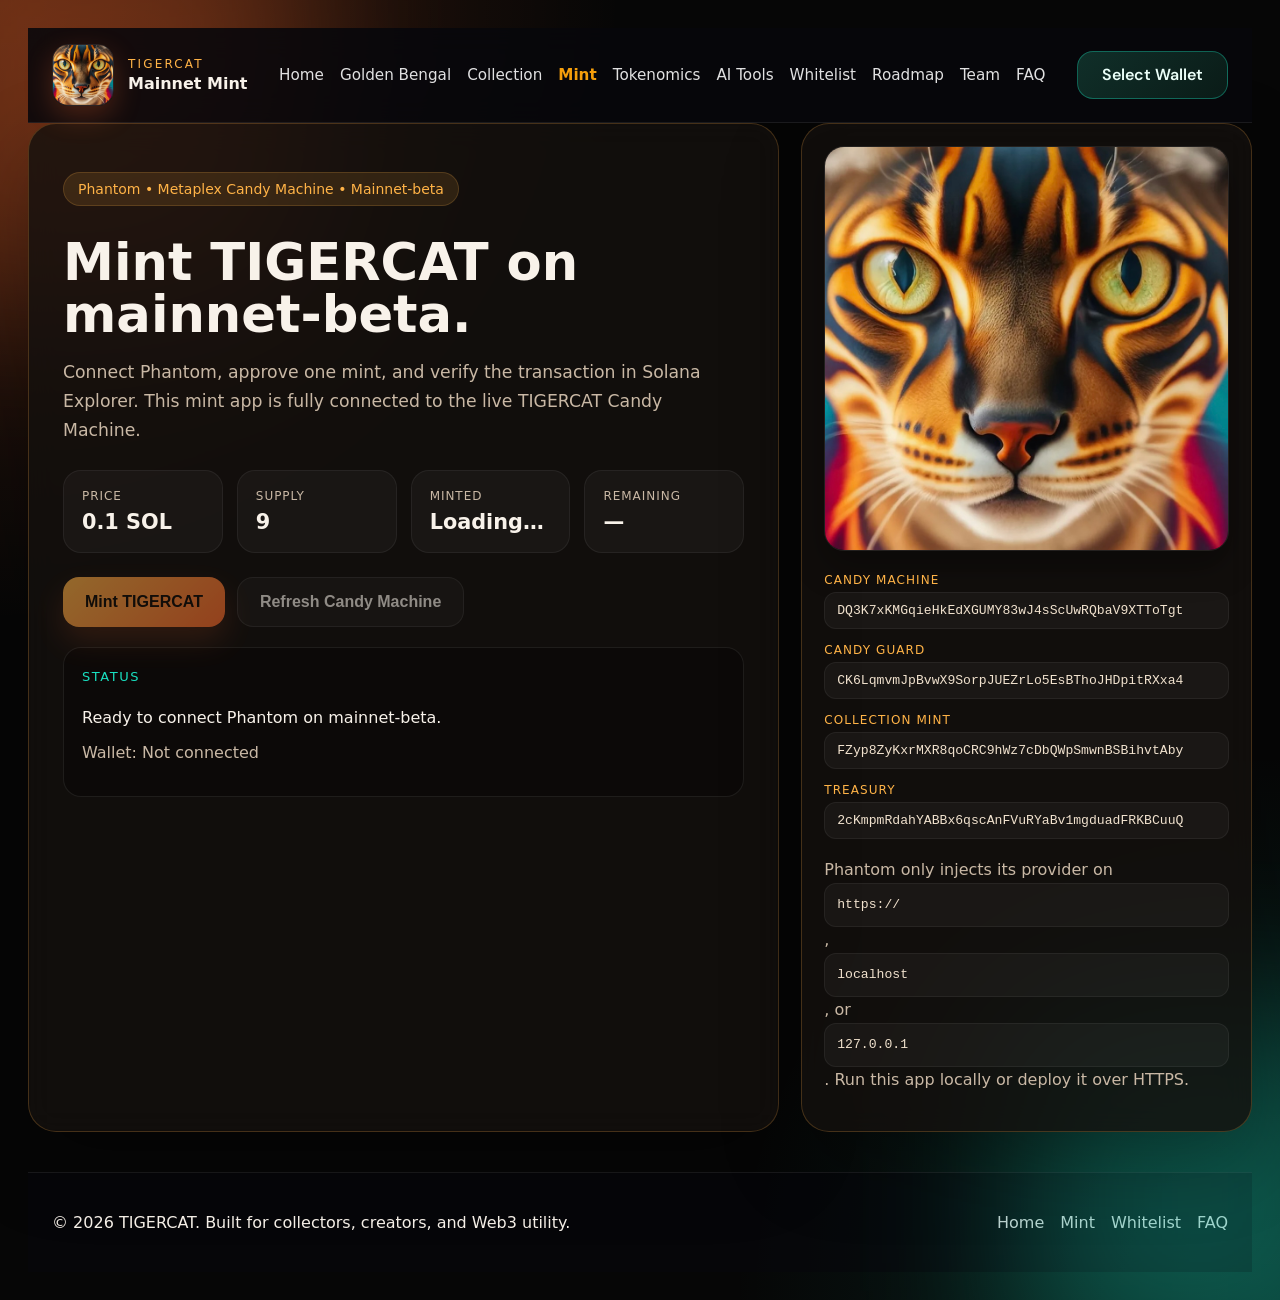
<file: mint/index.html>
<!doctype html>
<html lang="en">
  <head>
    <meta charset="UTF-8" />
    <meta name="viewport" content="width=device-width, initial-scale=1.0" />
    <title>TIGERCAT Devnet Mint</title>
    <script type="module" crossorigin src="/mint/assets/index-BeSRBzLl.js"></script>
    <link rel="stylesheet" crossorigin href="/mint/assets/index-Bad-o_U9.css">
  </head>
  <body>
    <div id="root"></div>
  </body>
</html>
</file>
<file: mint/assets/index-Bad-o_U9.css>
@import"https://fonts.googleapis.com/css2?family=DM+Sans:wght@400;500;700&display=swap";:root{color-scheme:dark;--bg: #060606;--panel: rgba(20, 17, 14, .82);--border: rgba(255, 171, 71, .22);--gold: #ffb347;--ember: #ff6b2c;--teal: #19e1c1;--text: #f8f2ea;--muted: #c9b8a5}*{box-sizing:border-box}html,body,#root{min-height:100%}body{margin:0;font-family:Inter,system-ui,Arial,sans-serif;background:radial-gradient(circle at top left,rgba(255,107,44,.22),transparent 34%),radial-gradient(circle at bottom right,rgba(25,225,193,.14),transparent 30%),var(--bg);color:var(--text)}a{color:inherit;text-decoration:none}.page-shell{position:relative;min-height:100vh;overflow:hidden;padding:28px}.aurora{position:absolute;filter:blur(80px);opacity:.28;pointer-events:none}.aurora-a{width:420px;height:420px;background:var(--ember);top:-120px;left:-120px}.aurora-b{width:360px;height:360px;background:var(--teal);right:-100px;bottom:-80px}.topbar,.hero-grid{position:relative;z-index:1}.topbar{max-width:1240px;margin:0 auto 26px;display:flex;justify-content:space-between;align-items:center;gap:18px}.brand{display:flex;align-items:center;gap:14px}.brand img{width:62px;height:62px;object-fit:cover;border-radius:16px;border:1px solid rgba(255,255,255,.1);box-shadow:0 10px 28px #ff6b2c3d}.eyebrow{color:var(--gold);font-size:12px;letter-spacing:.18em;text-transform:uppercase;margin-bottom:3px}.hero-grid{max-width:1240px;margin:0 auto;display:grid;grid-template-columns:minmax(0,1.25fr) minmax(320px,.75fr);gap:22px}.card{background:var(--panel);border:1px solid var(--border);-webkit-backdrop-filter:blur(14px);backdrop-filter:blur(14px);border-radius:28px;box-shadow:0 30px 80px #00000047}.hero-copy{padding:34px}.side-panel{padding:22px}.pill{display:inline-flex;padding:8px 14px;border-radius:999px;background:#ffb3471f;color:var(--gold);border:1px solid rgba(255,179,71,.18);font-size:14px}h1{margin:16px 0 12px;font-size:clamp(2.25rem,4vw,4.5rem);line-height:1.02}.lede{color:var(--muted);font-size:1.08rem;line-height:1.7;max-width:720px}.stats-grid{display:grid;grid-template-columns:repeat(4,minmax(0,1fr));gap:14px;margin:24px 0}.stat{padding:18px;border-radius:18px;background:#ffffff09;border:1px solid rgba(255,255,255,.06)}.stat span{display:block;color:var(--muted);font-size:12px;margin-bottom:7px;text-transform:uppercase;letter-spacing:.08em}.stat strong{font-size:1.3rem}.action-row{display:flex;gap:12px;flex-wrap:wrap;margin-bottom:20px}.mint-button,.ghost-button{appearance:none;border:0;border-radius:16px;padding:15px 22px;font-size:1rem;font-weight:700;cursor:pointer}.mint-button{background:linear-gradient(135deg,var(--gold),var(--ember));color:#120d08;box-shadow:0 14px 30px #ff6b2c3d}.ghost-button{background:#ffffff0d;color:var(--text);border:1px solid rgba(255,255,255,.1)}.mint-button:disabled,.ghost-button:disabled{opacity:.55;cursor:not-allowed}.status-box{padding:18px;border-radius:18px;background:#0000003d;border:1px solid rgba(255,255,255,.08)}.status-label{display:inline-block;margin-bottom:8px;color:var(--teal);font-size:13px;text-transform:uppercase;letter-spacing:.12em}.wallet-line,.explorer-link{color:var(--muted);word-break:break-word}.explorer-link{display:inline-block;margin-top:10px;color:var(--teal)}.poster{width:100%;aspect-ratio:1 / 1;object-fit:cover;border-radius:20px;border:1px solid rgba(255,255,255,.08);box-shadow:0 16px 34px #00000047}.detail-list{display:grid;gap:14px;margin:18px 0}.detail-list span{display:block;color:var(--gold);font-size:12px;text-transform:uppercase;letter-spacing:.09em;margin-bottom:5px}code{display:block;padding:10px 12px;border-radius:12px;background:#ffffff0a;border:1px solid rgba(255,255,255,.06);color:#f1e2ce;font-size:.82rem;word-break:break-all}.note{color:var(--muted);line-height:1.65}.wallet-adapter-button-trigger,.wallet-button{background:linear-gradient(135deg,#102f29,#0a1b17)!important;color:#ebfff9!important;border:1px solid rgba(25,225,193,.35)!important;border-radius:16px!important;height:48px!important}@media(max-width:980px){.hero-grid{grid-template-columns:1fr}.stats-grid{grid-template-columns:repeat(2,minmax(0,1fr))}}@media(max-width:640px){.page-shell{padding:18px}.topbar{flex-direction:column;align-items:stretch}.stats-grid{grid-template-columns:1fr}.hero-copy{padding:24px}}.site-header{position:sticky;top:0;z-index:50;background:#07070ce0;border-bottom:1px solid rgba(255,255,255,.08);-webkit-backdrop-filter:blur(14px);backdrop-filter:blur(14px)}.site-header-inner{max-width:1280px;margin:0 auto;padding:16px 24px;display:flex;align-items:center;justify-content:space-between;gap:20px}.site-nav{display:flex;flex-wrap:wrap;gap:16px;align-items:center}.site-nav a{color:#ffffffe0;text-decoration:none;font-size:.95rem;transition:color .2s ease,opacity .2s ease}.site-nav a:hover{color:#f59e0b}.site-nav .is-active{color:#f59e0b;font-weight:700}.wallet-wrap{display:flex;align-items:center;justify-content:flex-end}.site-footer{margin-top:40px;border-top:1px solid rgba(255,255,255,.08);background:#07070ca6}.site-footer-inner{max-width:1280px;margin:0 auto;padding:24px;display:flex;justify-content:space-between;align-items:center;gap:16px;flex-wrap:wrap}.footer-links{display:flex;gap:16px;flex-wrap:wrap}.footer-links a{color:#ffffffd1;text-decoration:none}.footer-links a:hover{color:#f59e0b}.wallet-adapter-button{background-color:transparent;border:none;color:#fff;cursor:pointer;display:flex;align-items:center;font-family:DM Sans,Roboto,Helvetica Neue,Helvetica,Arial,sans-serif;font-size:16px;font-weight:600;height:48px;line-height:48px;padding:0 24px;border-radius:4px}.wallet-adapter-button-trigger{background-color:#512da8}.wallet-adapter-button:not([disabled]):focus-visible{outline-color:#fff}.wallet-adapter-button:not([disabled]):hover{background-color:#1a1f2e}.wallet-adapter-button[disabled]{background:#404144;color:#999;cursor:not-allowed}.wallet-adapter-button-end-icon,.wallet-adapter-button-start-icon,.wallet-adapter-button-end-icon img,.wallet-adapter-button-start-icon img{display:flex;align-items:center;justify-content:center;width:24px;height:24px}.wallet-adapter-button-end-icon{margin-left:12px}.wallet-adapter-button-start-icon{margin-right:12px}.wallet-adapter-collapse{width:100%}.wallet-adapter-dropdown{position:relative;display:inline-block}.wallet-adapter-dropdown-list{position:absolute;z-index:99;display:grid;grid-template-rows:1fr;grid-row-gap:10px;padding:10px;top:100%;right:0;margin:0;list-style:none;background:#2c2d30;border-radius:10px;box-shadow:0 8px 20px #0009;opacity:0;visibility:hidden;transition:opacity .2s ease,transform .2s ease,visibility .2s;font-family:DM Sans,Roboto,Helvetica Neue,Helvetica,Arial,sans-serif}.wallet-adapter-dropdown-list-active{opacity:1;visibility:visible;transform:translateY(10px)}.wallet-adapter-dropdown-list-item{display:flex;flex-direction:row;justify-content:center;align-items:center;border:none;outline:none;cursor:pointer;white-space:nowrap;box-sizing:border-box;padding:0 20px;width:100%;border-radius:6px;font-size:14px;font-weight:600;height:37px;color:#fff}.wallet-adapter-dropdown-list-item:not([disabled]):hover{background-color:#1a1f2e}.wallet-adapter-modal-collapse-button svg{align-self:center;fill:#999}.wallet-adapter-modal-collapse-button.wallet-adapter-modal-collapse-button-active svg{transform:rotate(180deg);transition:transform ease-in .15s}.wallet-adapter-modal{position:fixed;inset:0;opacity:0;transition:opacity linear .15s;background:#00000080;z-index:1040;overflow-y:auto}.wallet-adapter-modal.wallet-adapter-modal-fade-in{opacity:1}.wallet-adapter-modal-button-close{display:flex;align-items:center;justify-content:center;position:absolute;top:18px;right:18px;padding:12px;cursor:pointer;background:#1a1f2e;border:none;border-radius:50%}.wallet-adapter-modal-button-close:focus-visible{outline-color:#fff}.wallet-adapter-modal-button-close svg{fill:#777;transition:fill .2s ease 0s}.wallet-adapter-modal-button-close:hover svg{fill:#fff}.wallet-adapter-modal-overlay{background:#00000080;position:fixed;inset:0}.wallet-adapter-modal-container{display:flex;margin:3rem;min-height:calc(100vh - 6rem);align-items:center;justify-content:center}@media(max-width:480px){.wallet-adapter-modal-container{margin:1rem;min-height:calc(100vh - 2rem)}}.wallet-adapter-modal-wrapper{box-sizing:border-box;position:relative;display:flex;align-items:center;flex-direction:column;z-index:1050;max-width:400px;border-radius:10px;background:#10141f;box-shadow:0 8px 20px #0009;font-family:DM Sans,Roboto,Helvetica Neue,Helvetica,Arial,sans-serif;flex:1}.wallet-adapter-modal-wrapper .wallet-adapter-button{width:100%}.wallet-adapter-modal-title{font-weight:500;font-size:24px;line-height:36px;margin:0;padding:64px 48px 48px;text-align:center;color:#fff}@media(max-width:374px){.wallet-adapter-modal-title{font-size:18px}}.wallet-adapter-modal-list{margin:0 0 12px;padding:0;width:100%;list-style:none}.wallet-adapter-modal-list .wallet-adapter-button{font-weight:400;border-radius:0;font-size:18px}.wallet-adapter-modal-list .wallet-adapter-button-end-icon,.wallet-adapter-modal-list .wallet-adapter-button-start-icon,.wallet-adapter-modal-list .wallet-adapter-button-end-icon img,.wallet-adapter-modal-list .wallet-adapter-button-start-icon img{width:28px;height:28px}.wallet-adapter-modal-list .wallet-adapter-button span{margin-left:auto;font-size:14px;opacity:.6}.wallet-adapter-modal-list-more{cursor:pointer;border:none;padding:12px 24px 24px 12px;align-self:flex-end;display:flex;align-items:center;background-color:transparent;color:#fff}.wallet-adapter-modal-list-more svg{transition:all .1s ease;fill:#fff;margin-left:.5rem}.wallet-adapter-modal-list-more-icon-rotate{transform:rotate(180deg)}.wallet-adapter-modal-middle{width:100%;display:flex;flex-direction:column;align-items:center;padding:0 24px 24px;box-sizing:border-box}.wallet-adapter-modal-middle-button{display:block;cursor:pointer;margin-top:48px;width:100%;background-color:#512da8;padding:12px;font-size:18px;border:none;border-radius:8px;color:#fff}
</file>
